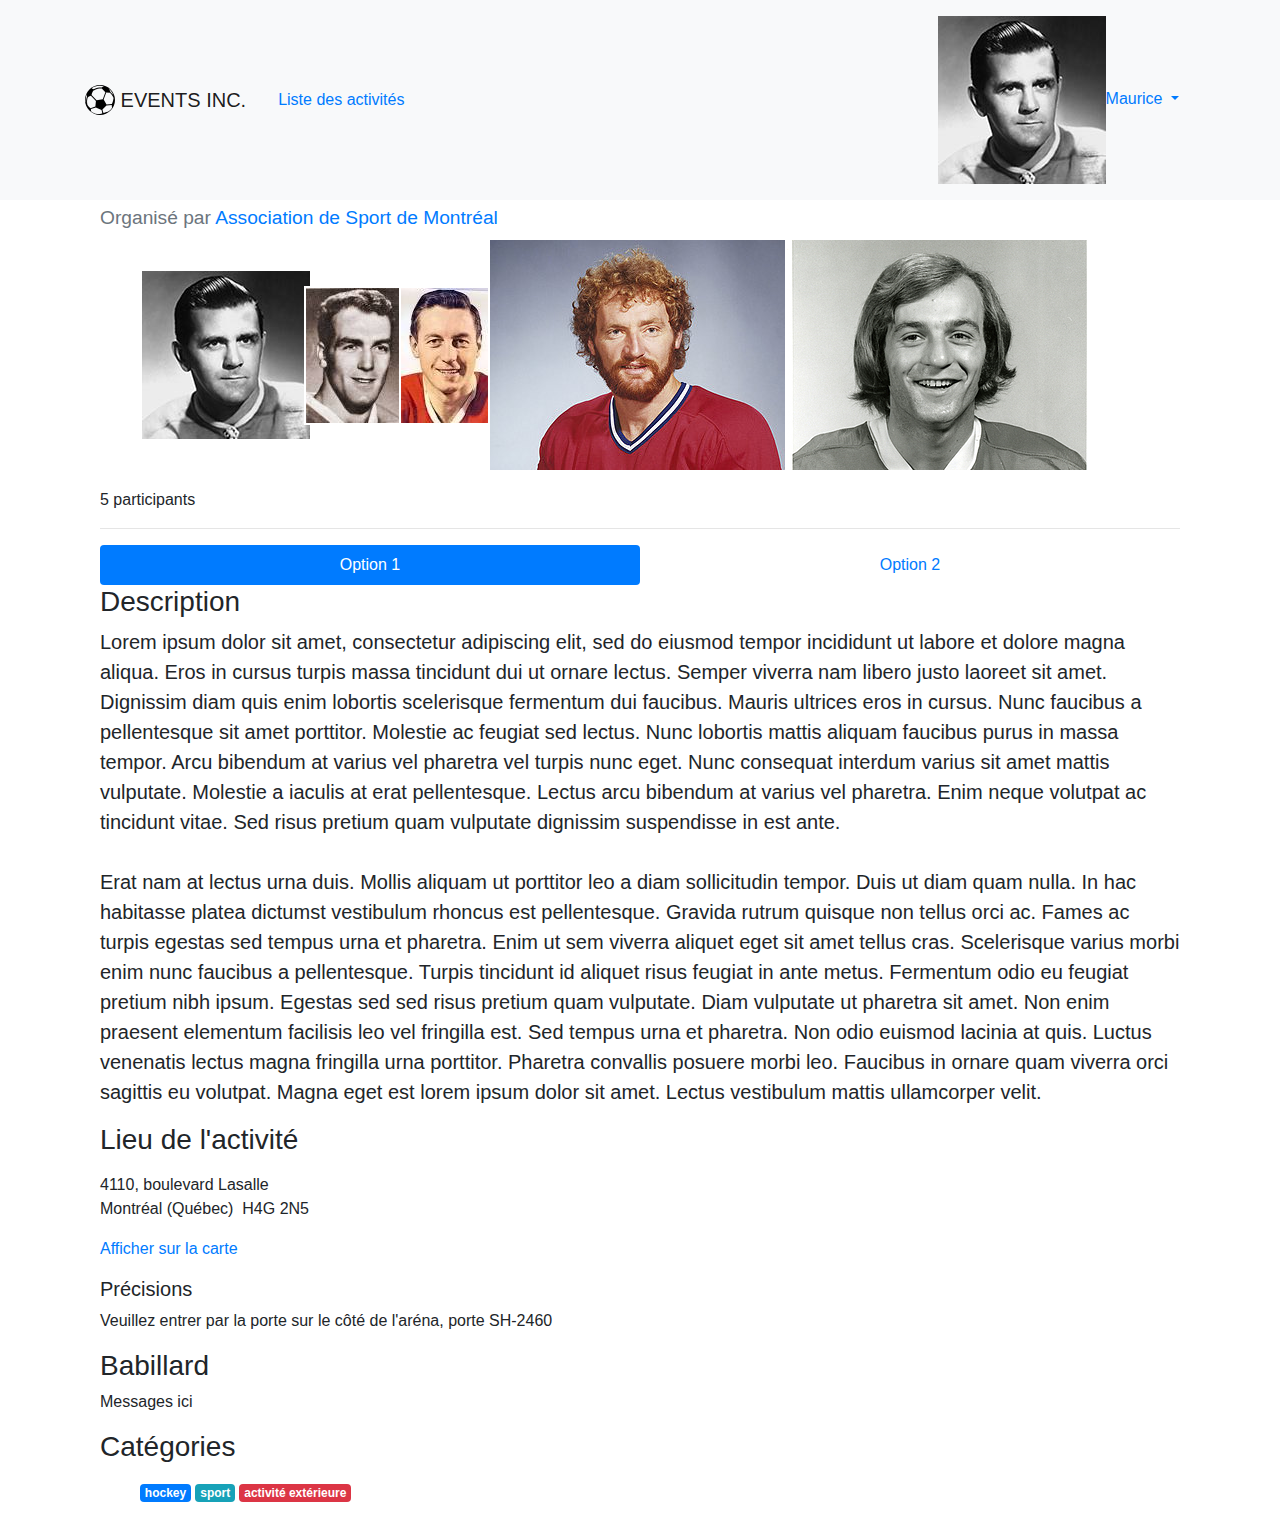
<file: webapp/wwwroot/dashboard-static-dev.html>
﻿<!doctype html>
<html lang="fr-ca">
<head>
    <meta charset="UTF-8">
    <meta http-equiv="content-type" content="text/html; charset=UTF-8">
    <meta name="viewport" content="width=device-width, initial-scale=1, shrink-to-fit=no">
    <meta name="description" content="">
    <meta name="author" content="La team Marque sans nom">
    <title>EVENTS INC. - Dashboard</title>

    <!-- Bootstrap core CSS -->
    <link href="./lib/bootstrap/dist/css/bootstrap.min.css" rel="stylesheet">
    <link href="./css/site.css" rel="stylesheet">

    <!-- Favicon here -->

</head>
<body>

    <!-- NAVIGATION START -->
    <nav role="navigation" class="navbar navbar-expand-md navbar-light fixed-top bg-light">

        <div class="container">
            <a class="navbar-brand" href="#">
                <img src="./img/soccer-ball-logo.svg" width="30" height="30" class="d-inline-block align-top" alt="" />
                EVENTS INC.
            </a>
            <button class="navbar-toggler" type="button" data-toggle="collapse" data-target="#navbarCollapse" aria-controls="navbarCollapse" aria-expanded="false" aria-label="Toggle navigation">
                <span class="navbar-toggler-icon"></span>
            </button>
            <div class="collapse navbar-collapse justify-content-between" id="navbarCollapse">
                <ul class="nav nav-pills">
                    <li class="nav-item">
                        <a class="nav-link" href="#">Liste des activit&eacute;s</a>
                    </li>
                </ul>

                <ul class="nav nav-pills">
                    <li class="nav-item dropdown">
                        <a class="nav-link dropdown-toggle" data-toggle="dropdown" href="#" role="button" aria-haspopup="true" aria-expanded="false">
                            <img src="./img/photos/maurice-richard.jpg" class="myavatar" />Maurice
                        </a>
                        <div class="dropdown-menu">
                            <a class="dropdown-item" href="#">Mon profil</a>
                            <a class="dropdown-item" href="#">Mes activités</a>
                            <a class="dropdown-item" href="#">Mes messages</a>
                            <div class="dropdown-divider"></div>
                            <a class="dropdown-item" href="#">Administration</a>
                            <div class="dropdown-divider"></div>
                            <a class="dropdown-item" href="#">Se d&eacute;connecter</a>
                        </div>
                    </li>
                </ul>
            </div>
        </div>
    </nav>
    <!-- NAVIGATION END -->
    <!-- BREADCRUMB START
    <nav aria-label="breadcrumb">
        <div class="container">
            <ol class="breadcrumb">
                <li class="breadcrumb-item"><a href="#">Liste des activit&eacute;s</a></li>
                <li class="breadcrumb-item active" aria-current="page">Fiche d'un &eacute;v&eacute;nement</li>
            </ol>
        </div>
    </nav>
    BREADCRUMB END -->
    <!--

        Éléments à ajouter (fiche)
        - Catégorie de l'événement
        - Bouton m'inscrire / me désinscrire

    -->
    <!-- CONTENT START -->
    <main role="main" class="container spacebefore">
        <div class="container">

            <!-- TITLE START -->
            <div>
                <h1 class="eventtitle">Match de hockey des l&eacute;gendes</h1>
                <p class="h3 eventtime"><small class="text-muted">18 f&eacute;vrier 2020 à 18h</small></p>
                <p class="h4 eventorganizer"><small class="text-muted">Organisé par
                        <span class="eventorganizer"><a href="#">Association de Sport de Montr&eacute;al</a></span>
                    </small></p>
            </div>
            <!-- TITLE END -->

            <!-- LIST OF PARTICIPANTS START -->
            <div class="eventavatars">
                <ul class="eventavatars">
                    <!-- User avatar first -->
                    <li><img src="./img/photos/maurice-richard.jpg" class="eventavatar" /></li>
                    <li><img src="./img/photos/henri-richard.jfif" class="eventavatar" /></li>
                    <li><img src="./img/photos/jean-beliveau.jfif" class="eventavatar" /></li>
                    <li><img src="./img/photos/larry-robinson.jfif" class="eventavatar" /></li>
                    <li><img src="./img/photos/guy-lafleur.jpg" class="eventavatar" /></li>
                </ul>

                <!-- Number of participants -->
                <p>5 participants</p>
            </div>
            <!-- LIST OF PARTICIPANTS END -->
            <hr />

            <div class="eventnav">
                <ul class="nav nav-pills nav-fill" role="tablist">
                    <li class="nav-item">
                        <a class="nav-link active" data-toggle="tab" href="#projects" role="tab" aria-controls="projects" aria-selected="true">Option 1</a>
                    </li>
                    <li class="nav-item">
                        <a class="nav-link" data-toggle="tab" href="#members" role="tab" aria-controls="members" aria-selected="false">Option 2</a>
                    </li>
                </ul>
            </div>

            <!-- EVENT DESCRIPTION START -->
            <div>
                <h3>Description</h3>
                <p class="lead">
                    Lorem ipsum dolor sit amet, consectetur adipiscing elit, sed do eiusmod tempor incididunt ut labore et dolore magna aliqua. Eros in cursus turpis massa tincidunt dui ut ornare lectus. Semper viverra nam libero justo laoreet sit amet. Dignissim diam quis enim lobortis scelerisque fermentum dui faucibus. Mauris ultrices eros in cursus. Nunc faucibus a pellentesque sit amet porttitor. Molestie ac feugiat sed lectus. Nunc lobortis mattis aliquam faucibus purus in massa tempor. Arcu bibendum at varius vel pharetra vel turpis nunc eget. Nunc consequat interdum varius sit amet mattis vulputate. Molestie a iaculis at erat pellentesque. Lectus arcu bibendum at varius vel pharetra. Enim neque volutpat ac tincidunt vitae. Sed risus pretium quam vulputate dignissim suspendisse in est ante.
                    <br /><br />
                    Erat nam at lectus urna duis. Mollis aliquam ut porttitor leo a diam sollicitudin tempor. Duis ut diam quam nulla. In hac habitasse platea dictumst vestibulum rhoncus est pellentesque. Gravida rutrum quisque non tellus orci ac. Fames ac turpis egestas sed tempus urna et pharetra. Enim ut sem viverra aliquet eget sit amet tellus cras. Scelerisque varius morbi enim nunc faucibus a pellentesque. Turpis tincidunt id aliquet risus feugiat in ante metus. Fermentum odio eu feugiat pretium nibh ipsum. Egestas sed sed risus pretium quam vulputate. Diam vulputate ut pharetra sit amet. Non enim praesent elementum facilisis leo vel fringilla est. Sed tempus urna et pharetra. Non odio euismod lacinia at quis. Luctus venenatis lectus magna fringilla urna porttitor. Pharetra convallis posuere morbi leo. Faucibus in ornare quam viverra orci sagittis eu volutpat. Magna eget est lorem ipsum dolor sit amet. Lectus vestibulum mattis ullamcorper velit.
                </p>
            </div>
            <!-- DESCRIPTION END -->

            <!-- LOCATION START -->
            <div>
                <h3>Lieu de l'activit&eacute;</h3>
                <p>
                    <address>
                        4110, boulevard Lasalle<br />
                        Montréal (Québec)&nbsp;&nbsp;H4G 2N5
                    </address>
                    <a href="https://developers.google.com/maps/documentation/urls/guide" target="_blank">Afficher sur la carte</a>
                </p>

                <h5>Précisions</h5>
                <p>Veuillez entrer par la porte sur le c&ocirc;t&eacute; de l'ar&eacute;na, porte SH-2460</p>
            </div>
            <!-- LOCATION END -->

            <!-- BABILLARD START -->
            <div>
                <h3>Babillard</h3>
                <p>Messages ici</p>
            </div>
            <!-- BABILLARD END-->

            <!-- CATEGORY START -->
            <div>
                <h3>Cat&eacute;gories</h3>
                <p>
                    <ul class="eventcategorylist">
                        <li><a href="#" class="badge badge-primary">hockey</a></li>
                        <li><a href="#" class="badge badge-info">sport</a></li>
                        <li><a href="#" class="badge badge-danger">activit&eacute; ext&eacute;rieure</a></li>
                    </ul>
                </p>
            </div>
            <!-- CATEGORY END-->

        </div>
    </main>
    <!-- CONTENT END -->

    <!-- FOOTER START -->
    <script src="./lib/jquery/dist/jquery.js"></script>
    <script src="./lib/bootstrap/dist/js/bootstrap.bundle.min.js"></script>
    <!-- FOOTER END -->

</body>
</html>
</file>
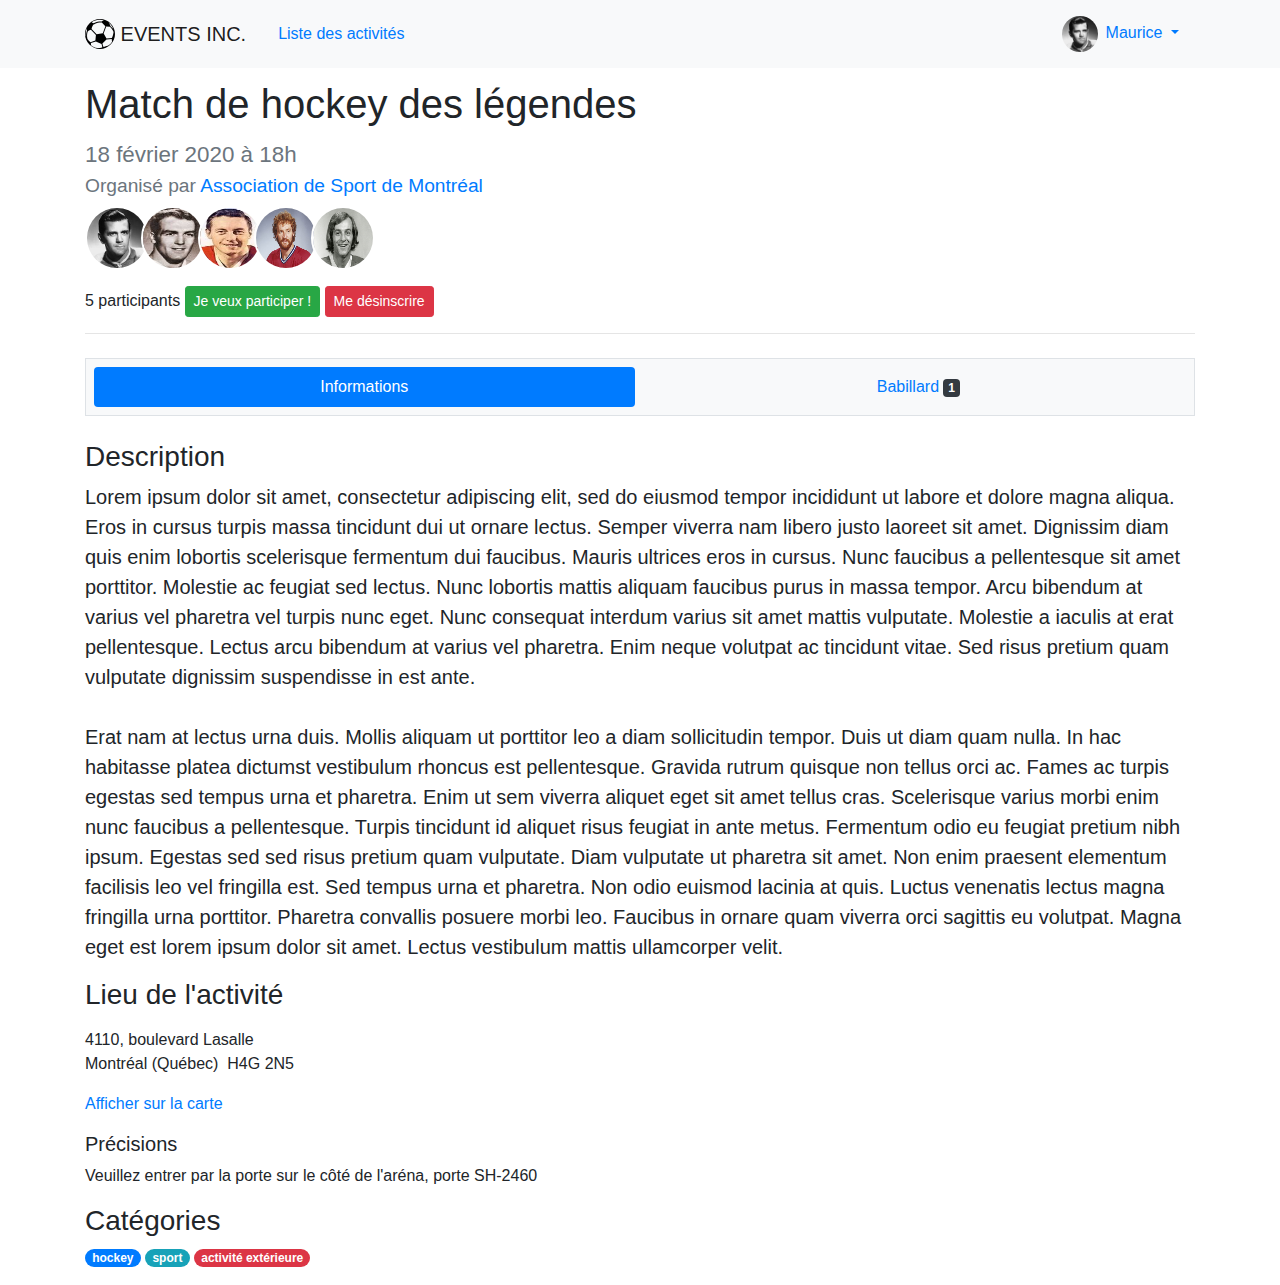
<file: webapp/wwwroot/event-view.html>
﻿<!--
@{
    List<string> events = new List<string>
    {
        "evenemtn 1",
        "evenement 2"
    };
} 
-->
<!doctype html> 
<html lang="fr-ca"> 
    <head> 
        <meta charset="UTF-8"> 
        <meta http-equiv="content-type" content="text/html; charset=UTF-8"> 
        <meta name="viewport" content="width=device-width, initial-scale=1, shrink-to-fit=no"> 
        <meta name="description" content="#DESCRIPTION#"> 
        <meta name="author" content="#AUTHOR#"> 
        <title>#TITLE#</title>         
        <!-- Bootstrap core CSS -->
        <link href="./lib/bootstrap/dist/css/bootstrap.min.css" rel="stylesheet" /> 
        <link href="./css/site.css" rel="stylesheet" />
        <!-- Favicon here -->         
    </head>     
    <body> 
        <!-- LAYOUT NAVBAR -->         
        <nav role="navigation" class="navbar navbar-expand-md navbar-light fixed-top bg-light"> 
            <div class="container"> 
                <a class="navbar-brand" href="#"> <img src="./img/soccer-ball-logo.svg" width="30" height="30" class="d-inline-block align-top" alt=""/> 
                EVENTS INC. </a> 
                <button class="navbar-toggler" type="button" data-toggle="collapse" data-target="#navbarCollapse" aria-controls="navbarCollapse" aria-expanded="false" aria-label="Toggle navigation"> 
                    <span class="navbar-toggler-icon"></span> 
                </button>                 
                <div class="collapse navbar-collapse justify-content-between" id="navbarCollapse"> 
                    <ul class="nav nav-pills"> 
                        <li class="nav-item"> 
                            <a class="nav-link" href="./event-list.html">Liste des activit&eacute;s</a> 
                        </li>                         
                    </ul>                     
                    <ul class="nav nav-pills"> 
                        <li class="nav-item dropdown"> 
                            <a class="nav-link dropdown-toggle" data-toggle="dropdown" href="#" role="button" aria-haspopup="true" aria-expanded="false"> <img src="./img/photos/maurice-richard.jpg" class="avatar avatarsmall mr-2 rounded-circle"/>Maurice </a> 
                            <div class="dropdown-menu"> 
                                <a class="dropdown-item" href="./profile-view.html">Mon profil</a> 
                                <a class="dropdown-item" href="#">Mes activités</a> 
                                <a class="dropdown-item" href="#">Mes messages</a> 
                                <div class="dropdown-divider"></div>                                 
                                <a class="dropdown-item" href="#">Administration</a> 
                                <div class="dropdown-divider"></div>                                 
                                <a class="dropdown-item" href="#">Se d&eacute;connecter</a> 
                            </div>                             
                        </li>                         
                    </ul>                     
                </div>                 
            </div>             
        </nav>         
        <!-- CONTENT -->         
        <main role="main"> 
            <div class="container"> 
                <!-- EVENT TITLE -->                 
                <div> 
                    <h1 class="mb-0">Match de hockey des l&eacute;gendes</h1> 
                    <p class="h3 mb-0"><small class="text-muted mb-0">18 f&eacute;vrier 2020 à 18h</small></p> 
                    <p class="h4"> <small class="text-muted"> 
                        Organisé par <span class="eventorganizer"><a href="#">Association de Sport de Montr&eacute;al</a></span> </small> </p> 
                </div>                 
                <!-- EVENT PARTICIPANTS START -->                 
                <div class="eventavatars"> 
                    <ul class="eventavatars pl-0"> 
                        <!-- Place user avatar first -->                         
                        <li>
                            <img src="./img/photos/maurice-richard.jpg" class="avatarmedium eventavatar rounded-circle" data-toggle="tooltip" data-placement="top" title="moi"/>
                        </li>                         
                        <li>
                            <img src="./img/photos/henri-richard.jfif" class="avatarmedium eventavatar rounded-circle" data-toggle="tooltip" data-placement="top" title="Henri Richard"/>
                        </li>                         
                        <li>
                            <img src="./img/photos/jean-beliveau.jfif" class="avatarmedium eventavatar rounded-circle" data-toggle="tooltip" data-placement="top" title="Jean B&eacute;liveau"/>
                        </li>                         
                        <li>
                            <img src="./img/photos/larry-robinson.jfif" class="avatarmedium eventavatar rounded-circle" data-toggle="tooltip" data-placement="top" title="Larry Robinson"/>
                        </li>                         
                        <li>
                            <img src="./img/photos/guy-lafleur.jpg" class="avatarmedium eventavatar rounded-circle" data-toggle="tooltip" data-placement="top" title="Guy Lafleur"/>
                        </li>                         
                    </ul>                     
                    <!-- Number of participants -->                     
                    <div> 
                        <p> 
                        5 participants <button type="button" class="btn btn-success btn-sm">Je veux participer !</button> <button type="button" class="btn btn-danger btn-sm">Me d&eacute;sinscrire</button> </p> 
                    </div>                     
                </div>                 
                <hr/> 
                <!-- PAGE NAVBAR -->
                <div class="mb-4 bg-light border eventnav mt-4"> 
                    <ul class="nav nav-pills nav-fill pagenav" role="tablist"> 
                        <li class="nav-item"> 
                            <a class="nav-link active" data-toggle="tab" role="tab" aria-controls="projects" aria-selected="true" href="#eventinfo">Informations</a> 
                        </li>                         
                        <li class="nav-item"> 
                            <a class="nav-link" data-toggle="tab" role="tab" aria-controls="members" aria-selected="false" href="#eventboard"> 
                        Babillard <span class="badge badge-dark">1</span> </a> 
                        </li>                         
                    </ul>                     
                </div>                 
                <div class="tab-content"> 
                    <!-- EVENT INFO NAVTAB1 -->                     
                    <div class="tab-pane active" id="eventinfo"> 
                        <!-- EVENT DESCRIPTION -->                         
                        <div id="container">
                            <h3>Description</h3> 
                            <p class="lead"> 
                            Lorem ipsum dolor sit amet, consectetur adipiscing elit, sed do eiusmod tempor incididunt ut labore et dolore magna aliqua. Eros in cursus turpis massa tincidunt dui ut ornare lectus. Semper viverra nam libero justo laoreet sit amet. Dignissim diam quis enim lobortis scelerisque fermentum dui faucibus. Mauris ultrices eros in cursus. Nunc faucibus a pellentesque sit amet porttitor. Molestie ac feugiat sed lectus. Nunc lobortis mattis aliquam faucibus purus in massa tempor. Arcu bibendum at varius vel pharetra vel turpis nunc eget. Nunc consequat interdum varius sit amet mattis vulputate. Molestie a iaculis at erat pellentesque. Lectus arcu bibendum at varius vel pharetra. Enim neque volutpat ac tincidunt vitae. Sed risus pretium quam vulputate dignissim suspendisse in est ante. <br/><br/> 
                            Erat nam at lectus urna duis. Mollis aliquam ut porttitor leo a diam sollicitudin tempor. Duis ut diam quam nulla. In hac habitasse platea dictumst vestibulum rhoncus est pellentesque. Gravida rutrum quisque non tellus orci ac. Fames ac turpis egestas sed tempus urna et pharetra. Enim ut sem viverra aliquet eget sit amet tellus cras. Scelerisque varius morbi enim nunc faucibus a pellentesque. Turpis tincidunt id aliquet risus feugiat in ante metus. Fermentum odio eu feugiat pretium nibh ipsum. Egestas sed sed risus pretium quam vulputate. Diam vulputate ut pharetra sit amet. Non enim praesent elementum facilisis leo vel fringilla est. Sed tempus urna et pharetra. Non odio euismod lacinia at quis. Luctus venenatis lectus magna fringilla urna porttitor. Pharetra convallis posuere morbi leo. Faucibus in ornare quam viverra orci sagittis eu volutpat. Magna eget est lorem ipsum dolor sit amet. Lectus vestibulum mattis ullamcorper velit. </p> 
                        </div>                         
                        <!-- EVENT LOCATION -->                         
                        <div id="container">
                            <h3>Lieu de l'activit&eacute;</h3> 
                            <p> <address> 
                                4110, boulevard Lasalle<br/> 
                                Montréal (Québec)&nbsp;&nbsp;H4G 2N5 </address> <a href="https://developers.google.com/maps/documentation/urls/guide" target="_blank">Afficher sur la carte</a> </p> 
                            <h5>Précisions</h5> 
                            <p>Veuillez entrer par la porte sur le c&ocirc;t&eacute; de l'ar&eacute;na, porte SH-2460</p> 
                        </div>                         
                        <!-- EVENT CATEGORY -->                         
                        <div> 
                            <h3>Cat&eacute;gories</h3> 
                            <ul class="eventcategorylist pl-0"> 
                                <li>
                                    <a href="#" class="badge badge-pill badge-primary">hockey</a>
                                </li>                                 
                                <li>
                                    <a href="#" class="badge badge-pill badge-info">sport</a>
                                </li>                                 
                                <li>
                                    <a href="#" class="badge badge-pill badge-danger">activit&eacute; ext&eacute;rieure</a>
                                </li>                                 
                            </ul>                             
                        </div>                         
                    </div>                     
                    <!-- EVENT BOARD TAB2 -->                     
                    <div class="tab-pane" id="eventboard"> 
                        <!-- BOARD  -->                         
                        <div> 
                            <h3>Babillard</h3> 
                            <!-- NEW MESSAGE FORM -->                             
                            <form> 
                                <div class="form-group"> 
                                    <label for="eventnewboardmessage">Publier un message</label>                                     
                                    <textarea class="form-control" id="eventnewboardmessage" rows="2"></textarea> 
                                    <button type="submit" class="btn btn-primary mt-2">Envoyer</button>                                     
                                </div>                                 
                            </form>                             
                            <!-- BOARD MESSAGE LIST -->                             
                            <div class="card mb-3"> 
                                <div class="row no-gutters"> 
                                    <div class="p-3 align-middle col-md-auto text-center"> 
                                        <img src="./img/photos/guy-lafleur.jpg" class="card-img avatarsmall rounded-circle" alt="..."> 
                                    </div>                                     
                                    <div class="col-md-11"> 
                                        <!-- TODO: Corriger le problème lorsqu'on réduit la fenêtre -->                                         
                                        <div class="card-body pl-0"> 
                                            <h5 class="card-title mb-1"> 
                                                Guy Lafleur <small class="text-muted">Il y a 28 minutes</small> </h5> 
                                            <p class="card-text">Watchez vous... Je vais vous éclater. 3 buts dans la première minute</p> 
                                        </div>                                         
                                    </div>                                     
                                </div>                                 
                            </div>                             
                        </div>                         
                    </div>                     
                </div>                 
            </div>             
        </main>         
        <!-- FOOTER -->         
        <script src="./lib/jquery/dist/jquery.js"></script>         
        <script src="./lib/bootstrap/dist/js/bootstrap.bundle.min.js"></script>         
        <script>
        $(function () {
            $('[data-toggle="tooltip"]').tooltip()
        })
    </script>         
    </body>     
</html>
</file>
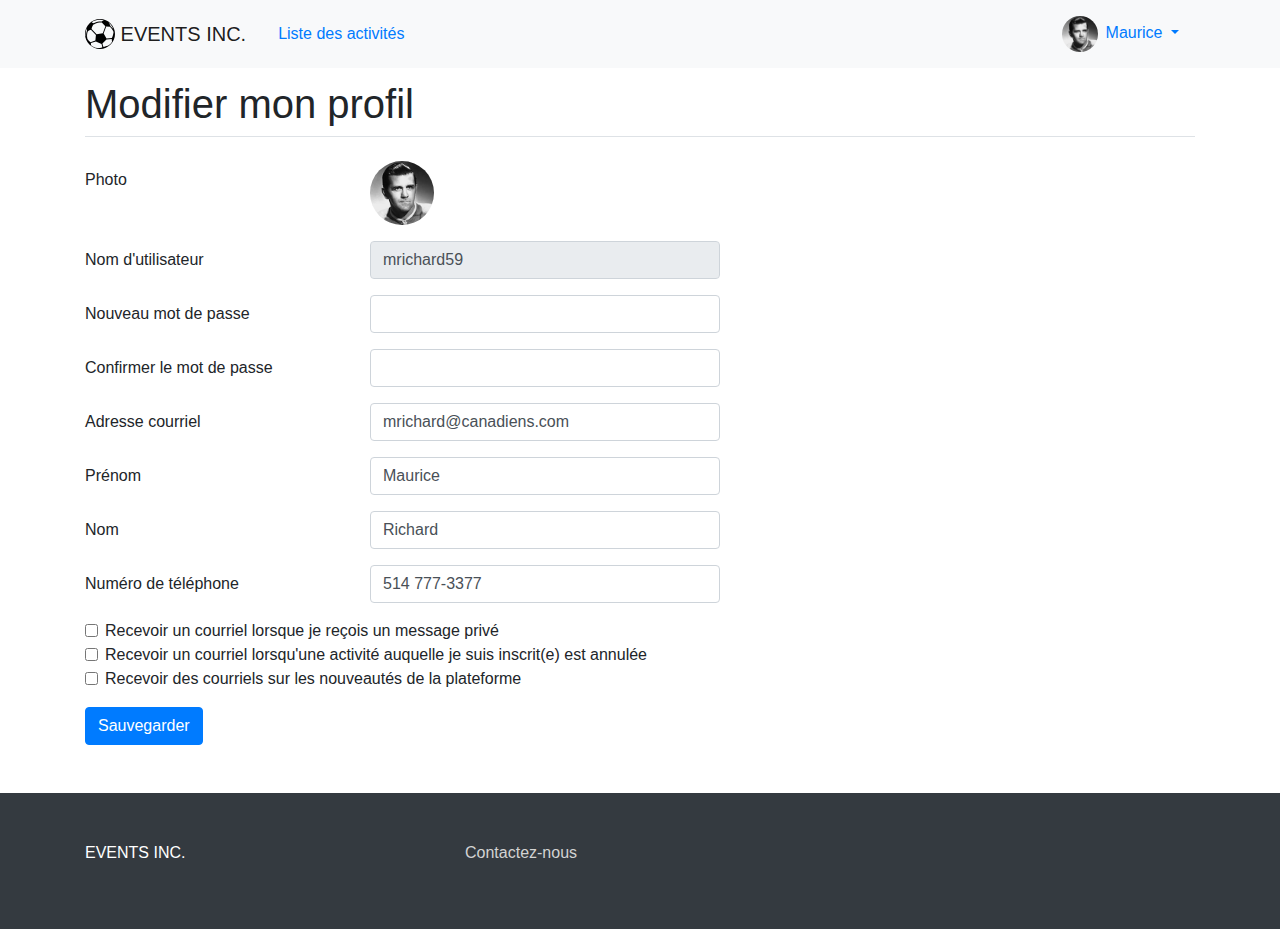
<file: webapp/wwwroot/profile-edit.html>
﻿ <!doctype html> 
<html lang="fr-ca"> 
    <head> 
        <meta charset="UTF-8"> 
        <meta http-equiv="content-type" content="text/html; charset=UTF-8"> 
        <meta name="viewport" content="width=device-width, initial-scale=1, shrink-to-fit=no"> 
        <meta name="description" content="#DESCRIPTION#"> 
        <meta name="author" content="#AUTHOR#"> 
        <title>#TITLE#</title>         
        <!-- Bootstrap core CSS -->         
        <link href="./lib/bootstrap/dist/css/bootstrap.min.css" rel="stylesheet"> 
        <link href="./css/site.css" rel="stylesheet"> 
        <!-- Favicon here -->         
    </head>     
    <body>
        <!-- LAYOUT NAVBAR -->
        <nav role="navigation" class="navbar navbar-expand-md navbar-light fixed-top bg-light">
            <div class="container">
                <a class="navbar-brand" href="#">
                    <img src="./img/soccer-ball-logo.svg" width="30" height="30" class="d-inline-block align-top" alt="" />
                    EVENTS INC.
                </a>
                <button class="navbar-toggler" type="button" data-toggle="collapse" data-target="#navbarCollapse" aria-controls="navbarCollapse" aria-expanded="false" aria-label="Toggle navigation">
                    <span class="navbar-toggler-icon"></span>
                </button>
                <div class="collapse navbar-collapse justify-content-between" id="navbarCollapse">
                    <ul class="nav nav-pills">
                        <li class="nav-item">
                            <a class="nav-link" href="./event-list.html">Liste des activit&eacute;s</a>
                        </li>
                    </ul>
                    <ul class="nav nav-pills">
                        <li class="nav-item dropdown">
                            <a class="nav-link dropdown-toggle" data-toggle="dropdown" href="#" role="button" aria-haspopup="true" aria-expanded="false"> <img src="./img/photos/maurice-richard.jpg" class="avatar avatarsmall mr-2 rounded-circle" />Maurice </a>
                            <div class="dropdown-menu">
                                <a class="dropdown-item" href="./profile-view.html">Mon profil</a>
                                <a class="dropdown-item" href="#">Mes activités</a>
                                <a class="dropdown-item" href="#">Mes messages</a>
                                <div class="dropdown-divider"></div>
                                <a class="dropdown-item" href="#">Administration</a>
                                <div class="dropdown-divider"></div>
                                <a class="dropdown-item" href="#">Se d&eacute;connecter</a>
                            </div>
                        </li>
                    </ul>
                </div>
            </div>
        </nav>
        <!-- CONTENT -->
        <main role="main">
            <!-- MY PROFILE-->
            <div class="container">
                <h1 class="border-bottom pb-2 mb-4">Modifier mon profil</h1>
                <div class="container pl-0 pr-0">
                    <form>
                        <!-- TODO : Corriger ceci -->
                        <div class="form-group row">
                            <label for="inputPhoto" class="col-sm-3 col-form-label">Photo</label>
                            <div class="col-sm-3">
                                <img src="./img/photos/maurice-richard.jpg" id="inputPhoto " class="avatar avatarmedium mr-2 rounded-circle" />
                            </div>
                        </div>
                        <div class="form-group row">
                            <label for="inputUsername" class="col-md-3 col-form-label">Nom d'utilisateur</label>
                            <div class="col-md-4">
                                <input type="text" readonly class="form-control" id="inputUsername" value="mrichard59">
                            </div>
                        </div>
                        <div class="form-group row">
                            <label for="inputPassword1" class="col-md-3 col-form-label">Nouveau mot de passe</label>
                            <div class="col-md-4">
                                <input type="password" class="form-control" id="inputPassword1">
                            </div>
                        </div>
                        <div class="form-group row">
                            <label for="inputPassword2" class="col-md-3 col-form-label">Confirmer le mot de passe</label>
                            <div class="col-md-4">
                                <input type="password" class="form-control" id="inputPassword2">
                            </div>
                        </div>
                        <div class="form-group row">
                            <label for="inputEmail" class="col-md-3 col-form-label">Adresse courriel</label>
                            <div class="col-md-4">
                                <input type="email" class="form-control" id="inputEmail" value="mrichard@canadiens.com">
                            </div>
                        </div>
                        <div class="form-group row">
                            <label for="inputPrenom" class="col-md-3 col-form-label">Pr&eacute;nom</label>
                            <div class="col-md-4">
                                <input type="text" class="form-control" id="inputPrenom" value="Maurice">
                            </div>
                        </div>
                        <div class="form-group row">
                            <label for="inputNom" class="col-md-3 col-form-label">Nom</label>
                            <div class="col-md-4">
                                <input type="text" class="form-control" id="inputNom" value="Richard">
                            </div>
                        </div>
                        <div class="form-group row">
                            <label for="inputTel" class="col-md-3 col-form-label">Num&eacute;ro de t&eacute;l&eacute;phone</label>
                            <div class="col-md-4">
                                <input type="tel" class="form-control" id="inputTel" value="514 777-3377">
                            </div>
                        </div>
                        <div class="form-check">
                            <input type="checkbox" class="form-check-input" value="" id="inputEmailPrivateMessage">
                            <label class="form-check-label" for="inputEmailPrivateMessage">
                                Recevoir un courriel lorsque je re&ccedil;ois un message priv&eacute;
                            </label>
                        </div>
                        <div class="form-check">
                            <input type="checkbox" class="form-check-input" value="" id="inputEmailCancelledEvent">
                            <label class="form-check-label" for="inputEmailCancelledEvent">
                                Recevoir un courriel lorsqu'une activité auquelle je suis inscrit(e) est annul&eacute;e
                            </label>
                        </div>
                        <div class="form-check">
                            <input type="checkbox" class="form-check-input" value="" id="inputEmailNews">
                            <label class="form-check-label" for="inputEmailNews">
                                Recevoir des courriels sur les nouveaut&eacute;s de la plateforme
                            </label>
                        </div>
                        <button class="btn btn-primary mt-3" type="submit">Sauvegarder</button>
                    </form>
                </div>
            </div>
        </main>
        <!-- FOOTER START -->
        <footer class="pt-4 mt-3 mt-md-5 py-md-5 bg-dark footer">
            <div class="container">
                <div class="row">
                    <div class="col-6 col-md">
                        <p>EVENTS INC.</p>
                    </div>
                    <div class="col-6 col-md">
                        <p>
                            <a href="./contactus.html">Contactez-nous</a>
                        </p>
                    </div>
                    <div class="col-6 col-md">
                        <p>

                        </p>
                    </div>
                </div>
            </div>
        </footer>

        <script src="./lib/jquery/dist/jquery.js"></script>
        <script src="./lib/bootstrap/dist/js/bootstrap.bundle.min.js"></script>
        <script>
            $(function () {
                $('[data-toggle="tooltip"]').tooltip()
            })
        </script>
    </body>     
</html>
</file>
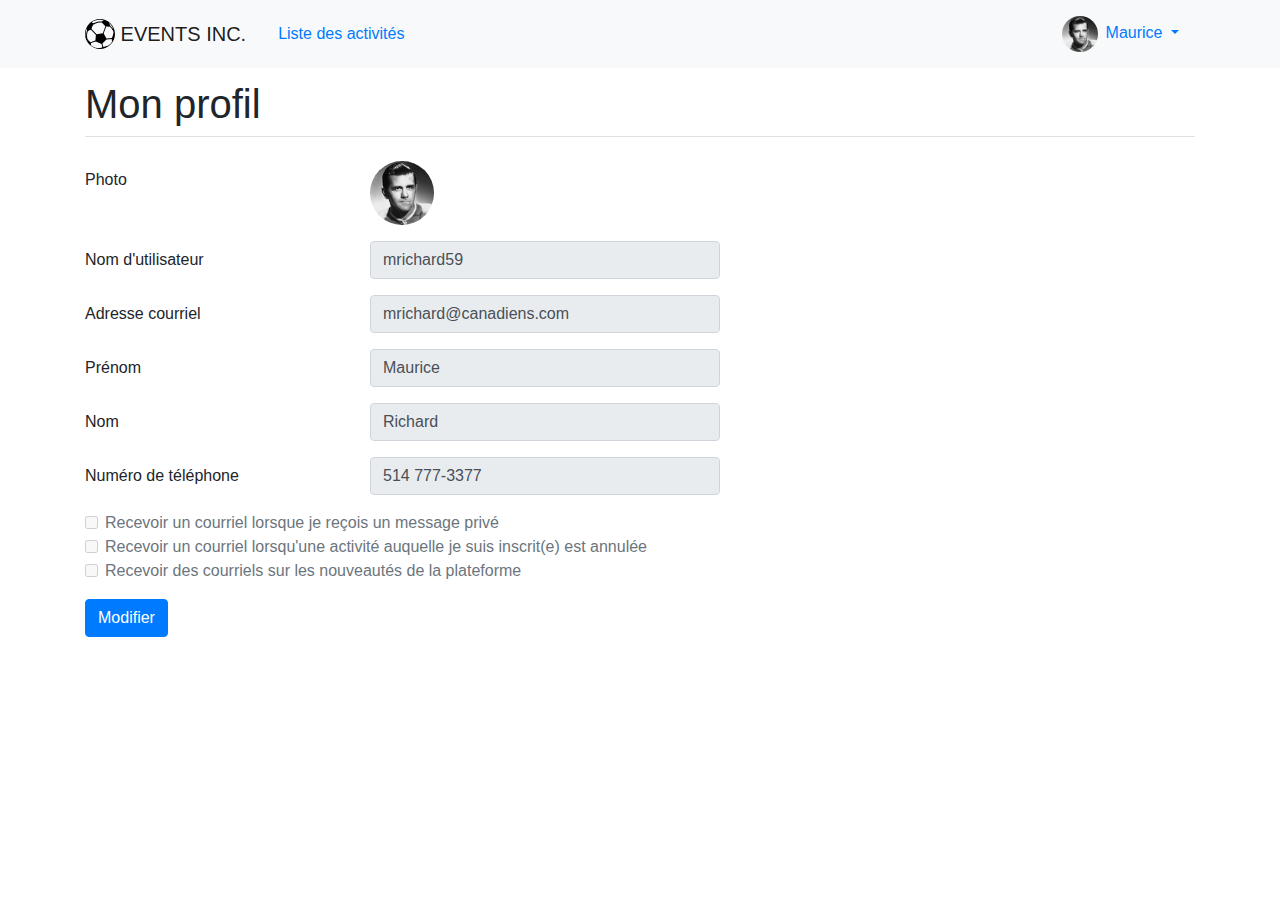
<file: webapp/wwwroot/profile-view.html>
﻿ <!doctype html> 
<html lang="fr-ca"> 
    <head> 
        <meta charset="UTF-8"> 
        <meta http-equiv="content-type" content="text/html; charset=UTF-8"> 
        <meta name="viewport" content="width=device-width, initial-scale=1, shrink-to-fit=no"> 
        <meta name="description" content="#DESCRIPTION#"> 
        <meta name="author" content="#AUTHOR#"> 
        <title>#TITLE#</title>         
        <!-- Bootstrap core CSS -->         
        <link href="./lib/bootstrap/dist/css/bootstrap.min.css" rel="stylesheet"> 
        <link href="./css/site.css" rel="stylesheet"> 
        <!-- Favicon here -->         
    </head>     
    <body>
        <!-- LAYOUT NAVBAR -->
        <nav role="navigation" class="navbar navbar-expand-md navbar-light fixed-top bg-light">
            <div class="container">
                <a class="navbar-brand" href="#">
                    <img src="./img/soccer-ball-logo.svg" width="30" height="30" class="d-inline-block align-top" alt="" />
                    EVENTS INC.
                </a>
                <button class="navbar-toggler" type="button" data-toggle="collapse" data-target="#navbarCollapse" aria-controls="navbarCollapse" aria-expanded="false" aria-label="Toggle navigation">
                    <span class="navbar-toggler-icon"></span>
                </button>
                <div class="collapse navbar-collapse justify-content-between" id="navbarCollapse">
                    <ul class="nav nav-pills">
                        <li class="nav-item">
                            <a class="nav-link" href="./event-list.html">Liste des activit&eacute;s</a>
                        </li>
                    </ul>
                    <ul class="nav nav-pills">
                        <li class="nav-item dropdown">
                            <a class="nav-link dropdown-toggle" data-toggle="dropdown" href="#" role="button" aria-haspopup="true" aria-expanded="false"> <img src="./img/photos/maurice-richard.jpg" class="avatar avatarsmall mr-2 rounded-circle" />Maurice </a>
                            <div class="dropdown-menu">
                                <a class="dropdown-item" href="./profile-view.html">Mon profil</a>
                                <a class="dropdown-item" href="#">Mes activités</a>
                                <a class="dropdown-item" href="#">Mes messages</a>
                                <div class="dropdown-divider"></div>
                                <a class="dropdown-item" href="#">Administration</a>
                                <div class="dropdown-divider"></div>
                                <a class="dropdown-item" href="#">Se d&eacute;connecter</a>
                            </div>
                        </li>
                    </ul>
                </div>
            </div>
        </nav>
        <!-- CONTENT -->
        <main role="main">
            <!-- MY PROFILE-->
            <div class="container">
                <h1 class="border-bottom pb-2 mb-4">Mon profil</h1>
                <div class="container pl-0 pr-0">
                    <form>
                        <!-- TODO : Corriger ceci -->
                        <div class="form-group row">
                            <label for="inputPhoto" class="col-md-3 col-form-label">Photo</label>
                            <div class="col-md-4">
                                <img src="./img/photos/maurice-richard.jpg" id="inputPhoto " class="avatar avatarmedium mr-2 rounded-circle" />
                            </div>
                        </div>
                        <div class="form-group row">
                            <label for="inputUsername" class="col-md-3 col-form-label">Nom d'utilisateur</label>
                            <div class="col-md-4">
                                <input type="text" readonly class="form-control" id="inputUsername" value="mrichard59">
                            </div>
                        </div>
                        <div class="form-group row">
                            <label for="inputEmail" class="col-md-3 col-form-label">Adresse courriel</label>
                            <div class="col-md-4">
                                <input type="email" readonly class="form-control" id="inputEmail" value="mrichard@canadiens.com">
                            </div>
                        </div>
                        <div class="form-group row">
                            <label for="inputPrenom" class="col-md-3 col-form-label">Pr&eacute;nom</label>
                            <div class="col-md-4">
                                <input type="text" readonly class="form-control" id="inputPrenom" value="Maurice">
                            </div>
                        </div>
                        <div class="form-group row">
                            <label for="inputNom" class="col-md-3 col-form-label">Nom</label>
                            <div class="col-md-4">
                                <input type="text" readonly class="form-control" id="inputNom" value="Richard">
                            </div>
                        </div>
                        <div class="form-group row">
                            <label for="inputTel" class="col-md-3 col-form-label">Num&eacute;ro de t&eacute;l&eacute;phone</label>
                            <div class="col-md-4">
                                <input type="tel" readonly class="form-control" id="inputTel" value="514 777-3377">
                            </div>
                        </div>
                        <div class="form-check">
                            <input type="checkbox" disabled class="form-check-input" value="" id="inputEmailPrivateMessage">
                            <label class="form-check-label" for="inputEmailPrivateMessage">
                                Recevoir un courriel lorsque je re&ccedil;ois un message priv&eacute;
                            </label>
                        </div>
                        <div class="form-check">
                            <input type="checkbox" disabled class="form-check-input" value="" id="inputEmailCancelledEvent">
                            <label class="form-check-label" for="inputEmailCancelledEvent">
                                Recevoir un courriel lorsqu'une activité auquelle je suis inscrit(e) est annul&eacute;e
                            </label>
                        </div>
                        <div class="form-check">
                            <input type="checkbox" disabled class="form-check-input" value="" id="inputEmailNews">
                            <label class="form-check-label" for="inputEmailNews">
                                Recevoir des courriels sur les nouveaut&eacute;s de la plateforme
                            </label>
                        </div>
                        <a class="btn btn-primary mt-3" href="./profile-edit.html" role="button">Modifier</a>
                    </form>
                </div>
            </div>
        </main>
        <!-- FOOTER START -->
        <script src="./lib/jquery/dist/jquery.js"></script>
        <script src="./lib/bootstrap/dist/js/bootstrap.bundle.min.js"></script>
        <script>
            $(function () {
                $('[data-toggle="tooltip"]').tooltip()
            })
        </script>
    </body>     
</html>
</file>
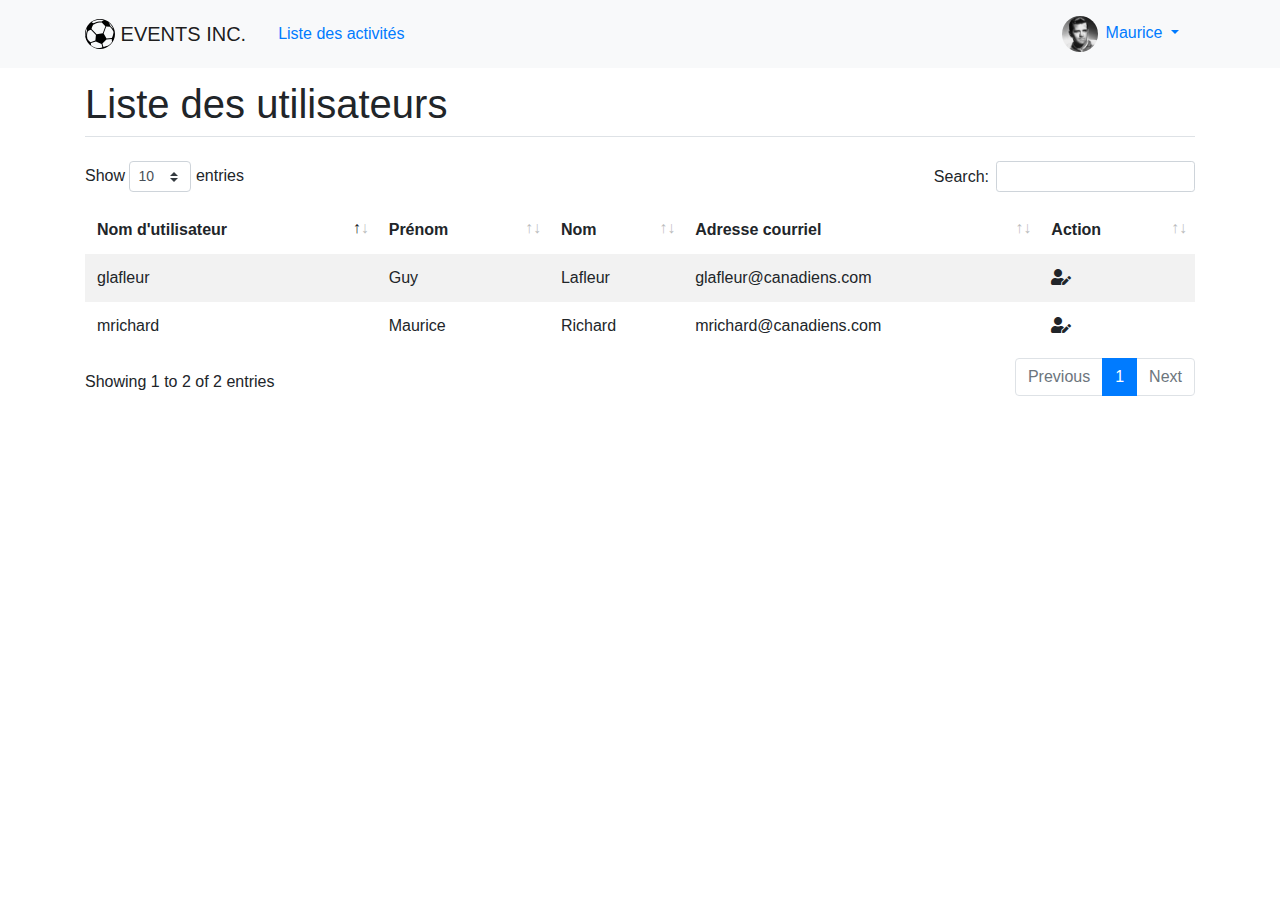
<file: webapp/wwwroot/user-list.html>
﻿<!doctype html> 
<html lang="fr-ca"> 
<head>
    <meta charset="UTF-8">
    <meta http-equiv="content-type" content="text/html; charset=UTF-8">
    <meta name="viewport" content="width=device-width, initial-scale=1, shrink-to-fit=no">
    <meta name="description" content="#DESCRIPTION#">
    <meta name="author" content="#AUTHOR#">
    <title>#TITLE#</title>
    <!-- Bootstrap core CSS -->
    <link href="./lib/bootstrap/dist/css/bootstrap.min.css" rel="stylesheet">
    <link href="./css/site.css" rel="stylesheet">
    <link href="./lib/datatables/css/dataTables.bootstrap4.min.css" rel="stylesheet" />
    <link href="./lib/fontawesome/css/all.css" rel="stylesheet" />
    <!-- Favicon here -->

</head>     
<body>
    <!-- LAYOUT NAVBAR -->
    <nav role="navigation" class="navbar navbar-expand-md navbar-light fixed-top bg-light">
        <div class="container">
            <a class="navbar-brand" href="#">
                <img src="./img/soccer-ball-logo.svg" width="30" height="30" class="d-inline-block align-top" alt="" />
                EVENTS INC.
            </a>
            <button class="navbar-toggler" type="button" data-toggle="collapse" data-target="#navbarCollapse" aria-controls="navbarCollapse" aria-expanded="false" aria-label="Toggle navigation">
                <span class="navbar-toggler-icon"></span>
            </button>
            <div class="collapse navbar-collapse justify-content-between" id="navbarCollapse">
                <ul class="nav nav-pills">
                    <li class="nav-item">
                        <a class="nav-link" href="./event-list.html">Liste des activit&eacute;s</a>
                    </li>
                </ul>
                <ul class="nav nav-pills">
                    <li class="nav-item dropdown">
                        <a class="nav-link dropdown-toggle" data-toggle="dropdown" href="#" role="button" aria-haspopup="true" aria-expanded="false"> <img src="./img/photos/maurice-richard.jpg" class="avatar avatarsmall mr-2 rounded-circle" />Maurice </a>
                        <div class="dropdown-menu">
                            <a class="dropdown-item" href="./profile-view.html">Mon profil</a>
                            <a class="dropdown-item" href="#">Mes activités</a>
                            <a class="dropdown-item" href="#">Mes messages</a>
                            <div class="dropdown-divider"></div>
                            <a class="dropdown-item" href="#">Administration</a>
                            <div class="dropdown-divider"></div>
                            <a class="dropdown-item" href="#">Se d&eacute;connecter</a>
                        </div>
                    </li>
                </ul>
            </div>
        </div>
    </nav>
    <!-- CONTENT -->
    <main role="main">
        <!-- EVENT LIST -->
        <div class="container">
            <h1 class="border-bottom pb-2 mb-4">Liste des utilisateurs</h1>
            <div class="container pl-0 pr-0">
                <table id="myTable" class="table table-striped hover">
                    <thead>
                        <tr>
                            <th scope="col">Nom d'utilisateur</th>
                            <th scope="col">Pr&eacute;nom</th>
                            <th scope="col">Nom</th>
                            <th scope="col">Adresse courriel</th>
                            <th scope="col">Action</th>
                        </tr>
                    </thead>
                    <tbody>
                        <tr>
                            <td>mrichard</td>
                            <td>Maurice</td>
                            <td>Richard</td>
                            <td>mrichard@canadiens.com</td>
                            <td><i class="fas fa-user-edit"></i></td>
                        </tr>
                        <tr>
                            <td>glafleur</td>
                            <td>Guy</td>
                            <td>Lafleur</td>
                            <td>glafleur@canadiens.com</td>
                            <td><i class="fas fa-user-edit"></i></td>
                        </tr>
                    </tbody>
                </table>
            </div>
        </div>
    </main>
    <!-- FOOTER START -->
    <script src="./lib/jquery/dist/jquery.js"></script>
    <script src="./lib/bootstrap/dist/js/bootstrap.bundle.min.js"></script>
    <script src="./lib/datatables/js/jquery.dataTables.min.js"></script>
    <script src="./lib/datatables/js/dataTables.bootstrap4.min.js"></script>

    <script type="text/javascript">

        $(document).ready(function () {
            $('#myTable').dataTable({
                "language": {
                    "url": "https://cdn.datatables.net/plug-ins/1.10.20/i18n/French.json"
                }
            });
        });
    </script>
</body>     
</html>
</file>
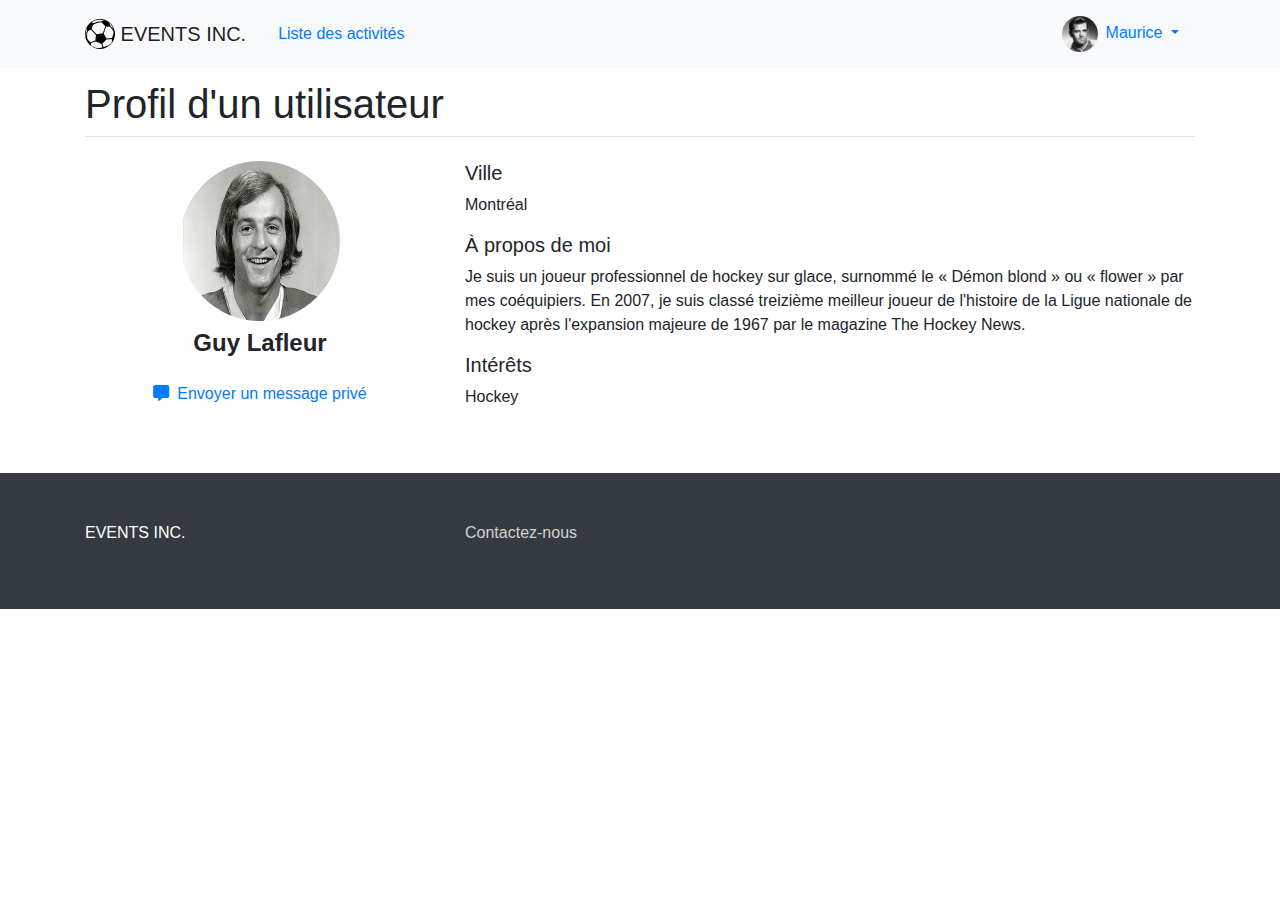
<file: webapp/wwwroot/user-view.html>
﻿ <!doctype html> 
<html lang="fr-ca"> 
<head>
    <meta charset="UTF-8">
    <meta http-equiv="content-type" content="text/html; charset=UTF-8">
    <meta name="viewport" content="width=device-width, initial-scale=1, shrink-to-fit=no">
    <meta name="description" content="#DESCRIPTION#">
    <meta name="author" content="#AUTHOR#">
    <title>#TITLE#</title>
    <!-- Bootstrap core CSS -->
    <link href="./lib/bootstrap/dist/css/bootstrap.min.css" rel="stylesheet">
    <link href="./css/site.css" rel="stylesheet">
    <link href="./lib/fontawesome/css/all.css" rel="stylesheet" />

    <!-- Favicon here -->
</head>     
<body>
    <!-- LAYOUT NAVBAR -->
    <nav role="navigation" class="navbar navbar-expand-md navbar-light fixed-top bg-light">
        <div class="container">
            <a class="navbar-brand" href="#">
                <img src="./img/soccer-ball-logo.svg" width="30" height="30" class="d-inline-block align-top" alt="" />
                EVENTS INC.
            </a>
            <button class="navbar-toggler" type="button" data-toggle="collapse" data-target="#navbarCollapse" aria-controls="navbarCollapse" aria-expanded="false" aria-label="Toggle navigation">
                <span class="navbar-toggler-icon"></span>
            </button>
            <div class="collapse navbar-collapse justify-content-between" id="navbarCollapse">
                <ul class="nav nav-pills">
                    <li class="nav-item">
                        <a class="nav-link" href="./event-list.html">Liste des activit&eacute;s</a>
                    </li>
                </ul>
                <ul class="nav nav-pills">
                    <li class="nav-item dropdown">
                        <a class="nav-link dropdown-toggle" data-toggle="dropdown" href="#" role="button" aria-haspopup="true" aria-expanded="false"> <img src="./img/photos/maurice-richard.jpg" class="avatar avatarsmall mr-2 rounded-circle" />Maurice </a>
                        <div class="dropdown-menu">
                            <a class="dropdown-item" href="./profile-view.html">Mon profil</a>
                            <a class="dropdown-item" href="#">Mes activités</a>
                            <a class="dropdown-item" href="#">Mes messages</a>
                            <div class="dropdown-divider"></div>
                            <a class="dropdown-item" href="#">Administration</a>
                            <div class="dropdown-divider"></div>
                            <a class="dropdown-item" href="#">Se d&eacute;connecter</a>
                        </div>
                    </li>
                </ul>
            </div>
        </div>
    </nav>
    <!-- CONTENT -->
    <main role="main">
        <div class="container">
            <h1 class="border-bottom pb-2 mb-4">Profil d'un utilisateur</h1>
            <div class="container pl-0 pr-0">
                <div class="row">
                    <div class="col-md-4 text-center">
                        <img src="./img/photos/guy-lafleur.jpg" id="inputPhoto " class="avatar rounded-circle avatarverybig mb-2" />
                        <p class="h4 mb-4"><strong>Guy Lafleur</strong></p>
                        <p>
                            <a href="./user-pm-send.html">
                                <i class="fas fa-comment-alt mr-2"></i>Envoyer un message priv&eacute;
                            </a>
                        </p>
                    </div>
                    <div class="col-md-8">
                    <p class="h5">Ville</p>
                    <p>Montr&eacute;al</p>
                    <p class="h5">&Agrave; propos de moi</p>
                    <p>
                        Je suis un joueur professionnel de hockey sur glace, surnommé le « Démon blond » ou « flower » par mes coéquipiers. En 2007, je suis classé treizième meilleur joueur de l'histoire de la Ligue nationale de hockey après l'expansion majeure de 1967 par le magazine The Hockey News.
                    </p>
                    <p class="h5">Int&eacute;r&ecirc;ts</p>
                    <p>
                        Hockey
                    </p>
                </div>
                </div>
            </div>
        </div>
    </main>
    <!-- FOOTER START -->
    <footer class="pt-4 mt-3 mt-md-5 py-md-5 bg-dark footer">
        <div class="container">
            <div class="row">
                <div class="col-6 col-md">
                    <p>EVENTS INC.</p>
                </div>
                <div class="col-6 col-md">
                    <p>
                        <a href="./contactus.html">Contactez-nous</a>
                    </p>
                </div>
                <div class="col-6 col-md">
                    <p>

                    </p>
                </div>
            </div>
        </div>
    </footer>
    <script src="./lib/jquery/dist/jquery.js"></script>
    <script src="./lib/bootstrap/dist/js/bootstrap.bundle.min.js"></script>
    <script>
        $(function () {
            $('[data-toggle="tooltip"]').tooltip()
        })
    </script>
</body>     
</html>
</file>
<file: webapp/wwwroot/css/site.css>
﻿.noPad{
    padding-left: 0px;
    padding-right: 0px;
}




@media (min-width: 768px) {
    .bd-placeholder-img-lg {
        font-size: 3.5rem;
    }
    .minWidth th{
        min-width: 200px;
    }
}

/* ========== General layout ========== */

/*
main {
    min-height: calc(100vh - 208px);
}
*/

/* Code for screen LARGER THAN MEDIUM */
@media (min-width: 769px) {
    body {
        padding-top: 5rem;
    }

    h1 {
        padding-bottom: 0.5rem;
        margin-bottom: 1.5rem;
    }

    h2 {
        margin-bottom: 1rem;
    }
}

/* Code for screen SMALLER THAN MEDIUM */
@media (max-width: 768px) {
    body {
        min-height: 50rem;
        padding-top: 4rem;
    }

    h1 {
        font-size: 2rem;
        padding-bottom: 0.25rem;
        margin-bottom: 0.5rem;
    }

    h2 {
        font-size: 1.5rem;
        margin-bottom: 0.25rem;
    }
}

/* ========== Avatars ========== */
img.avatarsmall {
    width: 2.25rem;
    height: 2.25rem;
}

img.avatarmedium {
    width: 4rem;
    height: 4rem;
}

img.avatarbig {
    width: 6rem;
    height: 6rem;
}

img.avatarverybig {
    width: 10rem;
    height: 10rem;
}

/* Page Navbar */
/*
@media (max-width: 576px) {
    ul.pagenav > li {
        margin-bottom: 0px;
    }
}
*/
@media (min-width: 576px) {
    ul.pagenav > li {
        margin: 0.5rem;
    }

}

div.pagenav {
    background: #f8f9fa;
    border-radius: 0.5rem;
}

/*
    Si le visuel d'une page a été brisée, veuillez svp
    éviter d'appliquer du CSS à des composantes Bootstrap
    parce que cela modifie d'autres endroits dans le site.
    Dans ce cas-ci, utiliser mx-3 et py-1 par exemple

.nav-item {
    margin-right: 10px;
    margin-left: 10px;
    margin-top: 1px;
    margin-bottom: 1px;
}
*/

/* ========== Registration + Login ========== */
.formulaireConnexion {
    margin-top: 50px;
    margin-bottom: 50px;
    min-height: 52.5vh;
    overflow: hidden;
}

/* ========== Events ========== */

/* Event - Avatars */
ul.eventavatars > li {
    display: inline-block;
}

ul.eventavatars > li + li {
    margin-left: -0.75rem;
}

img.eventavatar {
    border: 2px solid #ffffff;
    color: #fff;
}

/* Event - Category List */
ul.eventcategorylist > li {
    display: inline-block;
}

/* Event List */
div.eventlistcarddeck a:hover {
    text-decoration: none;
}

img.eventlistcardimg {
    width: 100%;
    height: 10vw;
    object-fit: cover;
}

/* ========== DataTable ========== */
.table tbody td, .table thead th {
    vertical-align: middle;
    border: none;
}

.table tr {
    border-bottom: 1px solid gray;
}

.table tbody tr:hover {
    background-color: lightgrey;
}

/* ========== Footer ========== */

footer p {
    color: white;
}

footer a {
    color: lightgrey;
}

footer a:hover {
    color: white;
    text-decoration: none;
}

.footerContainer {
    width: 100%;
}

a.anchor-rec {
    display: block;
    position: relative;
    top: -75px;
    visibility: hidden;
}
</file>
